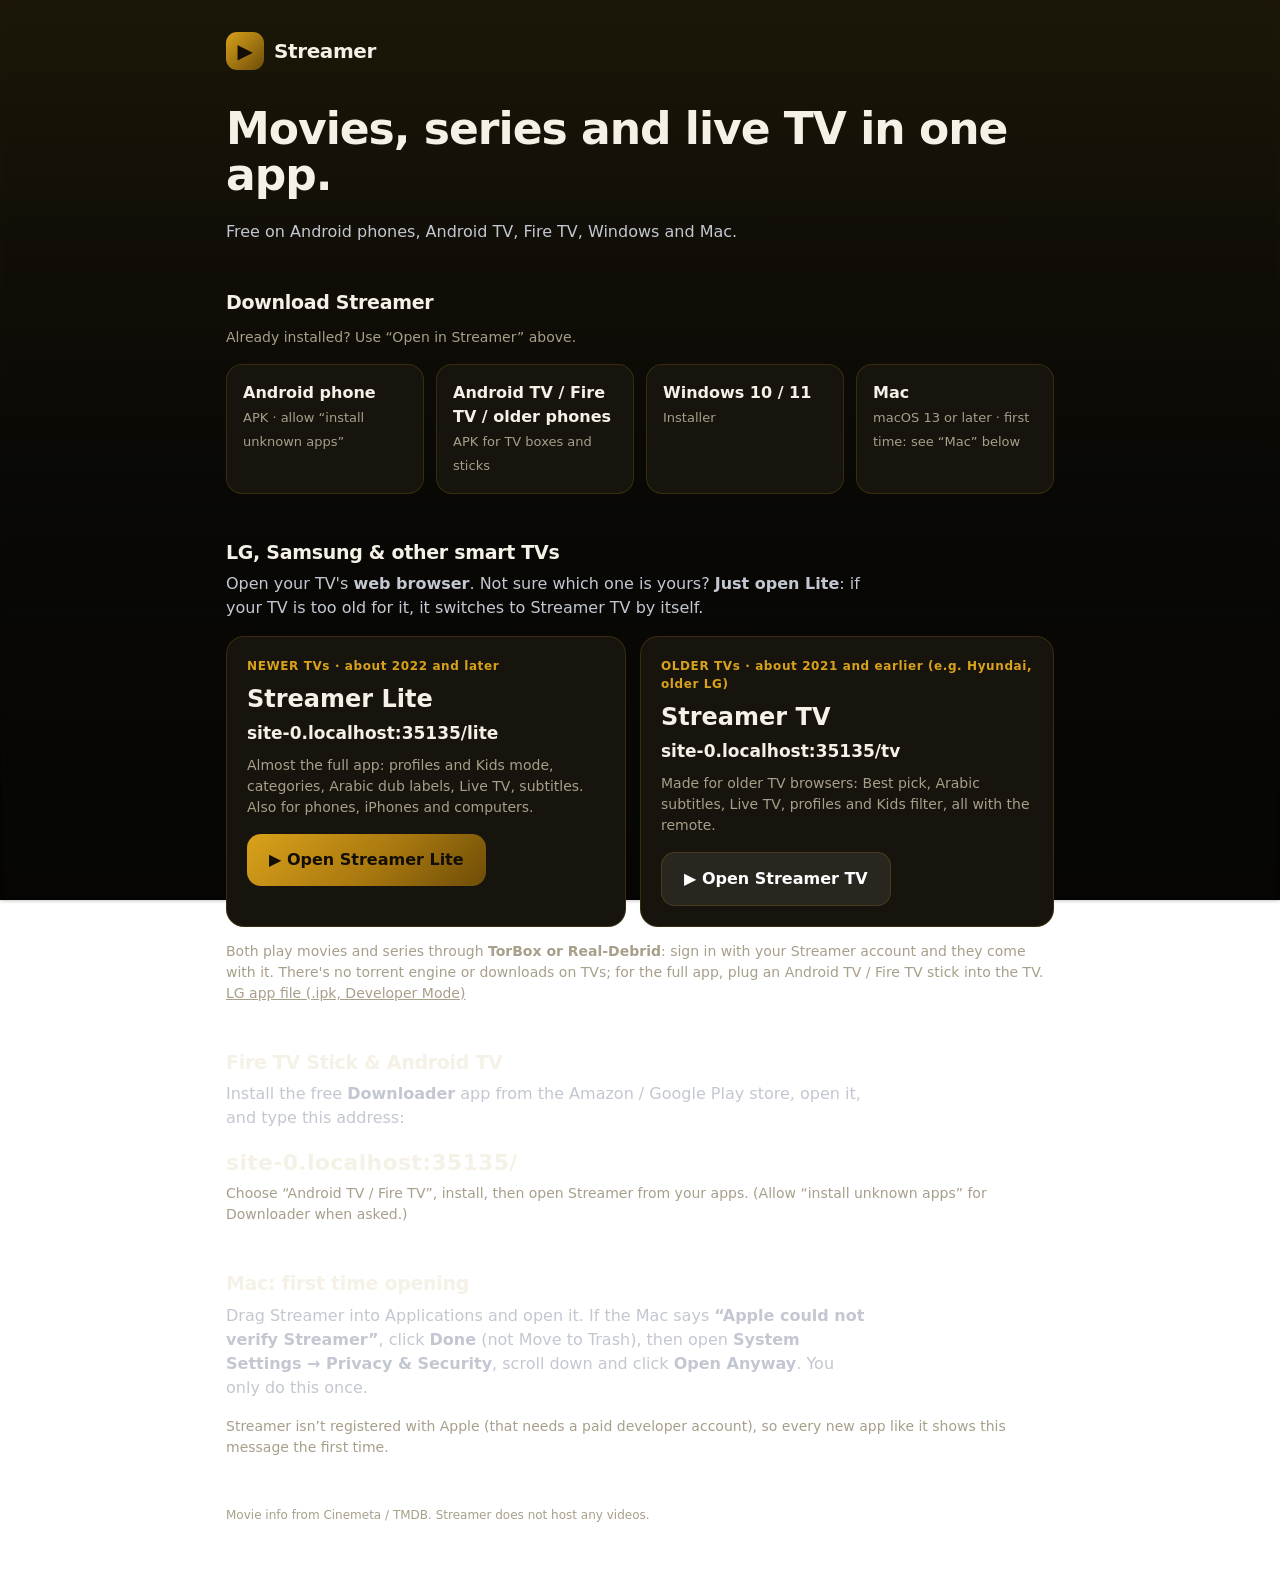
<file: index.html>
<!doctype html>
<html lang="en">
<head>
<meta charset="utf-8">
<meta name="viewport" content="width=device-width, initial-scale=1, viewport-fit=cover">
<title>Streamer</title>
<meta name="description" content="Watch movies and series on Streamer — Android, Android TV, Windows and Mac.">
<meta name="theme-color" content="#0A0906">
<style>
  :root {
    --bg: #0A0906; --surface: #17140D; --surface-hi: #241F13; --border: rgba(217,162,27,.18);
    --text: #F5F1E6; --muted: #A89F8A; --accent: #D9A21B; --accent2: #6E4D08; --on-accent: #120E05; --gold: #F5C518;
  }
  * { box-sizing: border-box; }
  html, body { margin: 0; background: linear-gradient(180deg, #1E1909 0%, #0A0906 55%, #050402 100%) fixed; color: var(--text);
    font: 16px/1.5 system-ui, -apple-system, "Segoe UI", Roboto, sans-serif; }
  .backdrop { position: fixed; inset: 0; background-size: cover; background-position: center top;
    opacity: .35; filter: blur(2px); z-index: 0; }
  .backdrop::after { content: ""; position: absolute; inset: 0;
    background: linear-gradient(180deg, rgba(10,9,6,.3) 0%, var(--bg) 70%); }
  main { position: relative; z-index: 1; max-width: 860px; margin: 0 auto; padding: 32px 16px 48px; }
  .brand { display: flex; align-items: center; gap: 10px; font-weight: 800; font-size: 20px; letter-spacing: -.4px; }
  .logo { width: 38px; height: 38px; border-radius: 11px; display: grid; place-items: center;
    color: var(--on-accent); background: linear-gradient(135deg, var(--accent), var(--accent2)); }
  .title-card { display: flex; gap: 24px; margin-top: 36px; align-items: flex-end; }
  .poster { width: 180px; aspect-ratio: 2/3; border-radius: 16px; object-fit: cover; flex: none;
    background: var(--surface-hi); box-shadow: 0 20px 50px rgba(0,0,0,.5); }
  h1 { font-size: clamp(28px, 6vw, 44px); line-height: 1.05; letter-spacing: -1px; margin: 0 0 10px; }
  .meta { color: #D5D8E0; font-weight: 600; display: flex; gap: 14px; flex-wrap: wrap; }
  .star { color: var(--gold); }
  .desc { color: #C3C7D1; margin-top: 22px; max-width: 640px; }
  .btn { display: inline-flex; align-items: center; justify-content: center; gap: 8px;
    padding: 14px 22px; border-radius: 14px; font-weight: 700; text-decoration: none; color: #fff;
    border: 1px solid var(--border); background: rgba(255,255,255,.08); }
  .btn.primary { border: 0; color: var(--on-accent); background: linear-gradient(135deg, #D9A21B, #A9780F 55%, #6E4D08); }
  .actions { display: flex; gap: 12px; flex-wrap: wrap; margin-top: 26px; }
  h2 { font-size: 19px; margin: 44px 0 6px; letter-spacing: -.3px; }
  .hint { color: var(--muted); font-size: 14px; margin: 0 0 16px; }
  .grid { display: grid; grid-template-columns: repeat(auto-fit, minmax(190px, 1fr)); gap: 12px; }
  .tvchoice { display: grid; grid-template-columns: 1fr 1fr; margin-top: 16px; }
  .tvcard { padding: 20px; border-radius: 18px; background: var(--surface); border: 1px solid var(--border); margin-right: 14px; }
  .tvcard:last-child { margin-right: 0; }
  .tvcard h3 { margin: 6px 0 4px; font-size: 24px; }
  .tvtag { font-size: 12px; font-weight: 800; letter-spacing: .6px; color: var(--accent); }
  .tvurl { font-size: 17px; font-weight: 800; margin: 4px 0 8px; word-break: break-all; }
  @media (max-width: 720px) { .tvchoice { grid-template-columns: 1fr; } .tvcard { margin: 0 0 12px; } }
  .dl { display: block; padding: 16px; border-radius: 16px; background: var(--surface);
    border: 1px solid var(--border); color: var(--text); text-decoration: none; }
  .dl strong { display: block; }
  .dl span { color: var(--muted); font-size: 13px; }
  .dl.mine { border-color: var(--accent); box-shadow: 0 0 0 1px var(--accent) inset; }
  footer { color: var(--muted); font-size: 12px; margin-top: 48px; }
  @media (max-width: 560px) {
    .title-card { flex-direction: column; align-items: flex-start; }
    .poster { width: 140px; }
    .actions .btn { flex: 1 1 100%; }
  }
</style>
</head>
<body>
<div class="backdrop" id="backdrop"></div>
<main>
  <div class="brand"><div class="logo">▶</div>Streamer</div>

  <section id="title" hidden>
    <div class="title-card">
      <img class="poster" id="poster" alt="">
      <div>
        <h1 id="name"></h1>
        <div class="meta" id="meta"></div>
      </div>
    </div>
    <p class="desc" id="desc"></p>
    <div class="actions">
      <a class="btn primary" id="open" href="#">▶ Open in Streamer</a>
      <a class="btn" href="#download">Get the app</a>
    </div>
  </section>

  <section id="intro">
    <h1 style="margin-top:36px">Movies, series and live TV in one app.</h1>
    <p class="desc">Free on Android phones, Android TV, Fire TV, Windows and Mac.</p>
  </section>

  <h2 id="download">Download Streamer</h2>
  <p class="hint" id="version" style="margin-top:-6px"></p>
  <p class="hint">Already installed? Use “Open in Streamer” above.</p>
  <div class="grid" id="downloads"></div>

  <h2 id="tvs">LG, Samsung &amp; other smart TVs</h2>
  <p class="desc" style="margin-top:6px">Open your TV's <strong>web browser</strong>. Not sure which one is yours?
    <strong>Just open Lite</strong>: if your TV is too old for it, it switches to Streamer TV by itself.</p>
  <div class="tvchoice">
    <div class="tvcard">
      <div class="tvtag">NEWER TVs · about 2022 and later</div>
      <h3>Streamer Lite</h3>
      <p class="tvurl" id="liteurl"></p>
      <p class="hint">Almost the full app: profiles and Kids mode, categories, Arabic dub labels, Live TV,
        subtitles. Also for phones, iPhones and computers.</p>
      <a class="btn primary" id="openlite" href="lite/">▶ Open Streamer Lite</a>
    </div>
    <div class="tvcard">
      <div class="tvtag">OLDER TVs · about 2021 and earlier (e.g. Hyundai, older LG)</div>
      <h3>Streamer TV</h3>
      <p class="tvurl" id="tvurl2"></p>
      <p class="hint">Made for older TV browsers: Best pick, Arabic subtitles, Live TV, profiles and Kids
        filter, all with the remote.</p>
      <a class="btn" href="tv/">▶ Open Streamer TV</a>
    </div>
  </div>
  <p class="hint" style="margin-top:14px">Both play movies and series through <strong>TorBox or Real-Debrid</strong>:
    sign in with your Streamer account and they come with it. There's no torrent engine or downloads on TVs;
    for the full app, plug an Android TV / Fire TV stick into the TV.
    <a id="lgfile" href="#" style="color:var(--muted)">LG app file (.ipk, Developer Mode)</a></p>

  <h2>Fire TV Stick &amp; Android TV</h2>
  <p class="desc" style="margin-top:6px">Install the free <strong>Downloader</strong> app from the
    Amazon / Google Play store, open it, and type this address:</p>
  <p style="font-size:22px;font-weight:800;letter-spacing:.3px;margin:8px 0 4px" id="tvurl"></p>
  <p class="hint">Choose “Android TV / Fire TV”, install, then open Streamer from your apps.
    (Allow “install unknown apps” for Downloader when asked.)</p>

  <h2>Mac: first time opening</h2>
  <p class="desc" style="margin-top:6px">Drag Streamer into Applications and open it. If the Mac says
    <strong>“Apple could not verify Streamer”</strong>, click <strong>Done</strong> (not Move to Trash), then open
    <strong>System Settings → Privacy &amp; Security</strong>, scroll down and click
    <strong>Open Anyway</strong>. You only do this once.</p>
  <p class="hint">Streamer isn’t registered with Apple (that needs a paid developer account), so every
    new app like it shows this message the first time.</p>

  <footer>Movie info from Cinemeta / TMDB. Streamer does not host any videos.</footer>
</main>
<script>
  // Where the download files live (GitHub Releases of the app's repository).
  const RELEASES = 'https://github.com/hassanshamso12-sys/streamer-app/releases/latest/download/';
  const FILES = [
    { id: 'android', name: 'Android phone', file: 'Streamer-Android-phone-arm64.apk', note: 'APK · allow “install unknown apps”' },
    { id: 'tv', name: 'Android TV / Fire TV / older phones', file: 'Streamer-Android-TV-box-armv7.apk', note: 'APK for TV boxes and sticks' },
    { id: 'windows', name: 'Windows 10 / 11', file: 'Streamer-Windows-Setup.exe', note: 'Installer' },
    { id: 'mac', name: 'Mac', file: 'Streamer-Mac.dmg', note: 'macOS 13 or later · first time: see “Mac” below' },
  ];

  const home = location.host + location.pathname.replace(/index\.html$/, '');
  document.getElementById('tvurl').textContent = home;
  document.getElementById('liteurl').textContent = home.replace(/\/?$/, '/') + 'lite';
  document.getElementById('tvurl2').textContent = home.replace(/\/?$/, '/') + 'tv';
  document.getElementById('lgfile').href = RELEASES + 'Streamer-LG.ipk';
  const ua = navigator.userAgent;
  const smartTv = /Web0S|webOS|Tizen|SMART-TV|SmartTV/i.test(ua) && !/Android/i.test(ua);
  const platform = /Android/i.test(ua) ? (/TV|AFT|BRAVIA|SMART-TV/i.test(ua) ? 'tv' : 'android')
    : smartTv ? 'smarttv' : /Windows/i.test(ua) ? 'windows' : /Macintosh/i.test(ua) ? 'mac' : '';
  // On an LG / Samsung TV: offer Lite right at the top.
  if (smartTv) {
    const intro = document.getElementById('intro');
    const a = document.createElement('a');
    var cv = /Chrom(e|ium)\/(\d+)/.exec(ua);
    var oldTv = cv && parseInt(cv[2], 10) < 84; // Lite needs Chrome 84+
    a.className = 'btn primary'; a.href = oldTv ? 'tv/' : 'lite/';
    a.textContent = oldTv ? '▶ Open Streamer TV' : '▶ Open Streamer Lite';
    a.style.marginTop = '18px'; a.style.fontSize = '20px';
    intro.appendChild(a);
  }

  // The version that's live: the newest release on GitHub ("v0.1.0-b34").
  fetch('https://api.github.com/repos/hassanshamso12-sys/streamer-app/releases/latest')
    .then(r => r.json())
    .then(r => {
      const b = /-b(\d+)$/.exec(r.tag_name || '');
      if (!b) return;
      const d = new Date(r.published_at);
      document.getElementById('version').textContent = 'Latest version: build ' + b[1] +
        ' · ' + d.toLocaleDateString(undefined, { day: 'numeric', month: 'short', year: 'numeric' });
    })
    .catch(() => {});

  const list = document.getElementById('downloads');
  for (const f of FILES.sort((a, b) => (b.id === platform) - (a.id === platform))) {
    const a = document.createElement('a');
    a.className = 'dl' + (f.id === platform ? ' mine' : '');
    a.href = RELEASES + f.file;
    a.innerHTML = '<strong></strong><span></span>';
    a.querySelector('strong').textContent = (f.id === platform ? '★ ' : '') + f.name;
    a.querySelector('span').textContent = f.note;
    list.appendChild(a);
  }

  const q = new URLSearchParams(location.search);
  const type = q.get('t'), id = q.get('id');
  if (type && id && /^tt\d+(:\d+:\d+)?$/.test(id) && /^(movie|series)$/.test(type)) {
    const appLink = `streamer://title/${type}/${encodeURIComponent(id)}`;
    const open = document.getElementById('open');
    open.href = platform === 'android' || platform === 'tv'
      // Android: open the app if installed, otherwise jump to the downloads.
      ? `intent://title/${type}/${encodeURIComponent(id)}#Intent;scheme=streamer;package=com.hassan.streamer;` +
        `S.browser_fallback_url=${encodeURIComponent(location.href.split('#')[0] + '#download')};end`
      : appLink;

    fetch(`https://v3-cinemeta.strem.io/meta/${type}/${encodeURIComponent(id.split(':')[0])}.json`)
      .then(r => r.json())
      .then(({ meta }) => {
        if (!meta) return;
        document.title = `${meta.name} — Streamer`;
        document.getElementById('name').textContent = meta.name;
        const m = document.getElementById('meta');
        const add = (text, star) => {
          const span = document.createElement('span');
          if (star) { const st = document.createElement('span'); st.className = 'star'; st.textContent = '★ '; span.appendChild(st); }
          span.appendChild(document.createTextNode(text));
          m.appendChild(span);
        };
        if (meta.imdbRating) add(Number(meta.imdbRating).toFixed(1), true);
        if (meta.releaseInfo || meta.year) add(String(meta.releaseInfo || meta.year));
        if (meta.runtime) add(String(meta.runtime));
        if (meta.genres) add(meta.genres.slice(0, 3).join(' · '));
        document.getElementById('desc').textContent = meta.description || '';
        if (meta.poster) document.getElementById('poster').src = meta.poster;
        if (meta.background) document.getElementById('backdrop').style.backgroundImage = `url("${meta.background}")`;
        document.getElementById('title').hidden = false;
        document.getElementById('intro').hidden = true;
      })
      .catch(() => {});
  }
</script>
</body>
</html>
</file>
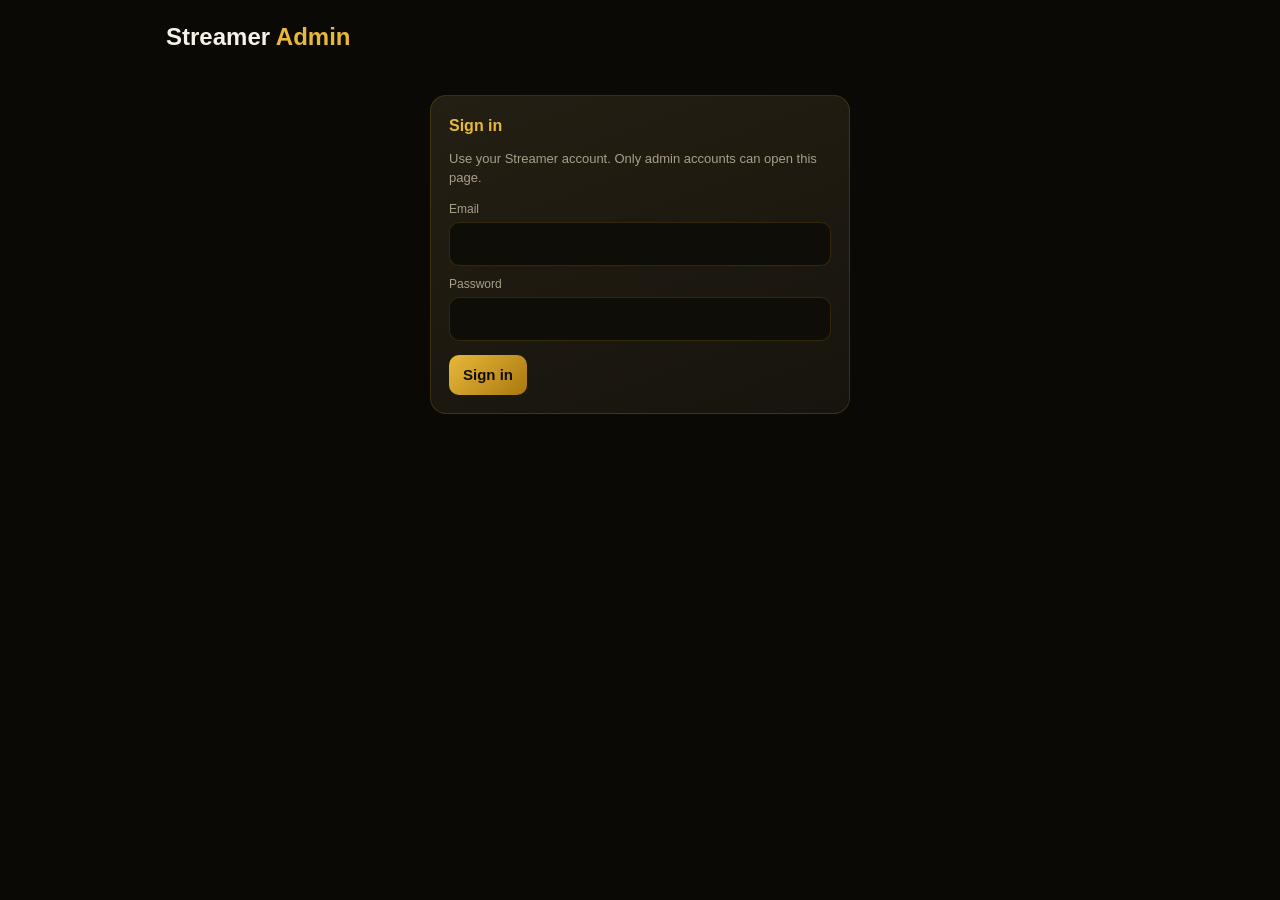
<file: admin/index.html>
<!doctype html>
<html lang="en">
<head>
<meta charset="utf-8">
<meta name="viewport" content="width=device-width, initial-scale=1">
<meta name="robots" content="noindex">
<title>Streamer Admin</title>
<style>
  :root {
    --bg: #0a0906; --surface: #17140d; --surface-hi: #241f13; --border: rgba(217,162,27,.18);
    --gold: #d9a21b; --gold2: #e8b83a; --on-gold: #120e05; --text: #f5f1e6; --muted: #a89f8a;
    --green: #34d399; --red: #f87171; --orange: #fb923c; --blue: #60a5fa;
  }
  * { box-sizing: border-box; }
  body { margin: 0; background: var(--bg); color: var(--text);
    font: 15px/1.45 -apple-system, BlinkMacSystemFont, "Segoe UI", Roboto, sans-serif; }
  .wrap { max-width: 980px; margin: 0 auto; padding: 20px 16px 60px; }
  header { display: flex; align-items: center; justify-content: space-between; gap: 12px; margin-bottom: 18px; }
  h1 { font-size: 24px; margin: 0; }
  h1 span { color: var(--gold2); }
  h2 { font-size: 16px; margin: 0 0 12px; color: var(--gold2); }
  .card { background: linear-gradient(160deg, var(--surface-hi), var(--surface)); border: 1px solid var(--border);
    border-radius: 16px; padding: 18px; margin-bottom: 16px; }
  input, select, textarea { width: 100%; background: #0f0d08; color: var(--text); border: 1px solid var(--border);
    border-radius: 10px; padding: 10px 12px; font: inherit; }
  textarea { min-height: 60px; resize: vertical; }
  label { display: block; font-size: 12px; color: var(--muted); margin: 10px 0 4px; }
  button { font: inherit; font-weight: 700; border: 0; border-radius: 10px; padding: 9px 14px; cursor: pointer;
    background: rgba(255,255,255,.09); color: var(--text); }
  button:hover { background: rgba(255,255,255,.16); }
  button.gold { background: linear-gradient(135deg, #e8b83a, #a9780f); color: var(--on-gold); }
  button.red { background: rgba(248,113,113,.15); color: var(--red); }
  button.small { padding: 6px 10px; font-size: 13px; }
  button:disabled { opacity: .5; cursor: default; }
  .row { display: flex; flex-wrap: wrap; gap: 8px; align-items: center; }
  .grid2 { display: grid; grid-template-columns: 1fr 1fr; gap: 0 14px; }
  @media (max-width: 640px) { .grid2 { grid-template-columns: 1fr; } }
  .muted { color: var(--muted); }
  .small { font-size: 13px; }
  .stats { display: grid; grid-template-columns: repeat(6, 1fr); gap: 10px; margin-bottom: 16px; }
  @media (max-width: 640px) { .stats { grid-template-columns: repeat(3, 1fr); } }
  .stat.online b { color: var(--green); }
  .stat.soon b { color: var(--orange); }
  .member .info .soon { color: var(--orange); font-weight: 700; }
  .member .info .late { color: var(--red); font-weight: 700; }
  .dot { display: inline-block; width: 10px; height: 10px; border-radius: 50%; background: #5a5446; margin-right: 8px; vertical-align: middle; flex: none; }
  .dot.on { background: var(--green); animation: pulse 2s infinite; }
  @keyframes pulse { 0% { box-shadow: 0 0 0 0 rgba(52,211,153,.6); } 70% { box-shadow: 0 0 0 7px rgba(52,211,153,0); } 100% { box-shadow: 0 0 0 0 rgba(52,211,153,0); } }
  .member .live { margin: 6px 0 0 18px; font-size: 14px; display: flex; align-items: center; flex-wrap: wrap; gap: 2px 0; }
  .member .live.on { color: var(--green); }
  .member .live .muted { margin-left: 6px; }
  .member .live + .live { margin-top: 2px; }
  .stat { background: var(--surface); border: 1px solid var(--border); border-radius: 14px; padding: 12px 14px; cursor: pointer; }
  .stat.on { border-color: var(--gold); }
  .stat b { display: block; font-size: 24px; }
  .tools { display: flex; gap: 10px; margin-bottom: 12px; }
  .member { background: var(--surface); border: 1px solid var(--border); border-radius: 14px; padding: 14px 16px; margin-bottom: 10px; }
  .member .top { display: flex; justify-content: space-between; gap: 10px; flex-wrap: wrap; }
  .member .email { font-weight: 800; font-size: 16px; word-break: break-all; }
  .member .info { margin: 6px 0 10px; display: flex; flex-wrap: wrap; gap: 4px 16px; font-size: 13px; color: var(--muted); }
  .member .info a { color: var(--gold2); text-decoration: none; }
  .badge { display: inline-block; padding: 3px 10px; border-radius: 999px; font-size: 12px; font-weight: 800; white-space: nowrap; }
  .b-active { background: rgba(52,211,153,.15); color: var(--green); }
  .b-trial { background: rgba(96,165,250,.15); color: var(--blue); }
  .b-waiting { background: rgba(251,146,60,.15); color: var(--orange); }
  .b-off, .b-ended { background: rgba(248,113,113,.15); color: var(--red); }
  .b-admin { background: rgba(217,162,27,.18); color: var(--gold2); margin-left: 6px; }
  .msg { padding: 10px 14px; border-radius: 10px; margin: 10px 0; font-size: 14px; }
  .msg.err { background: rgba(248,113,113,.12); color: var(--red); }
  .msg.ok { background: rgba(52,211,153,.12); color: var(--green); }
  .hidden { display: none !important; }
  dialog { background: var(--surface); color: var(--text); border: 1px solid var(--border); border-radius: 16px;
    padding: 20px; width: min(520px, calc(100vw - 32px)); }
  dialog::backdrop { background: rgba(0,0,0,.7); }
  .toast { position: fixed; left: 50%; bottom: 24px; transform: translateX(-50%); background: var(--surface-hi);
    border: 1px solid var(--gold); padding: 10px 18px; border-radius: 12px; z-index: 10; }
  code { background: #0f0d08; padding: 1px 6px; border-radius: 6px; }
</style>
</head>
<body>
<div class="wrap">
  <header>
    <h1>Streamer <span>Admin</span></h1>
    <div class="row">
      <span id="who" class="muted small"></span>
      <button id="out" class="small hidden">Sign out</button>
    </div>
  </header>

  <!-- Sign in -->
  <div id="login" class="card hidden" style="max-width:420px;margin:40px auto">
    <h2>Sign in</h2>
    <p class="muted small">Use your Streamer account. Only admin accounts can open this page.</p>
    <label>Email</label><input id="email" type="email" autocomplete="username">
    <label>Password</label><input id="pw" type="password" autocomplete="current-password">
    <div id="loginMsg"></div>
    <div style="margin-top:14px"><button class="gold" id="go">Sign in</button></div>
  </div>

  <div id="app" class="hidden">
    <div id="setupMsg"></div>

    <!-- Contact info -->
    <div class="card">
      <h2>Your contact info</h2>
      <p class="muted small" style="margin-top:-6px">Shown in the app to people who aren't active yet, or whose subscription ended.</p>
      <div class="grid2">
        <div><label>WhatsApp number</label><input id="cWa" placeholder="+961 70 123 456"></div>
        <div><label>Phone number(s)</label><input id="cPhone" placeholder="+961 70 123 456 / +961 3 123 456"></div>
      </div>
      <label>Message</label><input id="cMsg" placeholder="Contact Hassan to activate your account.">
      <div style="margin-top:12px"><button class="gold" id="cSave">Save contact info</button></div>
      <label style="margin-top:18px">Renewal reminder (sent from your WhatsApp with “Send reminder”)</label>
      <textarea id="rMsg"></textarea>
      <p class="muted small" style="margin:6px 0 0">{name} = their name, {plan} = trial or subscription, {when} = “ends on 10 Nov” or “ended on 5 Nov”. Saved on this computer.</p>
    </div>

    <div id="presenceMsg"></div>
    <div class="stats" id="stats"></div>
    <div class="tools">
      <input id="q" placeholder="Search email, name or phone">
      <button id="reload" title="Reload">↻</button>
    </div>
    <div id="list"></div>
  </div>
</div>

<!-- Edit -->
<dialog id="edit">
  <h2 id="eTitle">Edit</h2>
  <div class="grid2">
    <div><label>Name</label><input id="eName"></div>
    <div><label>Phone / WhatsApp</label><input id="ePhone"></div>
    <div><label>Status</label>
      <select id="eStatus">
        <option value="waiting">Waiting (not activated)</option>
        <option value="trial">Trial</option>
        <option value="active">Active (paying)</option>
        <option value="off">Off</option>
      </select></div>
    <div><label>Active until (empty = no end)</label><input id="eUntil" type="date"></div>
  </div>
  <div id="eScreensBox"><label>Screens playing at the same time (empty = no limit)</label>
    <input id="eScreens" type="number" min="1" max="20" placeholder="No limit"></div>
  <label>TorBox key for this person (used automatically in their app)</label>
  <input id="eKey" placeholder="Leave empty if they add their own" autocomplete="off">
  <label>Who owns that TorBox account</label>
  <select id="eBy">
    <option value="">Not set</option>
    <option value="me">Me (a trial key, or one I bought for them)</option>
    <option value="them">Them (their own key)</option>
  </select>
  <label>Note (only you see it)</label><textarea id="eNote" placeholder="e.g. paid $5 on 7 Nov"></textarea>
  <div class="row" style="margin-top:16px;justify-content:flex-end">
    <button id="eCancel">Cancel</button>
    <button class="gold" id="eSave">Save</button>
  </div>
</dialog>

<!-- Delete -->
<dialog id="del">
  <h2>Delete this account?</h2>
  <p>This permanently deletes <b id="dEmail"></b> and everything in it: profiles, lists, progress and keys. It can't be undone.</p>
  <label>Type the email to confirm</label><input id="dType" autocomplete="off">
  <div class="row" style="margin-top:16px;justify-content:flex-end">
    <button id="dCancel">Cancel</button>
    <button class="red" id="dGo" disabled>Delete for good</button>
  </div>
</dialog>

<script>
(function () {
  'use strict';
  const SUPABASE = 'https://hdndmqmnflhejregkzow.supabase.co';
  const KEY = 'sb_publishable_7zY5ndyGWxX4NHh5RHcAmA_2HRUnGFZ';
  const $ = (id) => document.getElementById(id);
  let auth = null, members = [], filter = 'all', editing = null, deleting = null;
  let presence = {}, presenceReady = false; // user id -> devices

  // ---------- Session ----------
  try { auth = JSON.parse(localStorage.getItem('streamer_admin') || 'null'); } catch (e) { auth = null; }
  function save(s) {
    auth = { token: s.access_token, refresh: s.refresh_token, email: s.user && s.user.email,
      exp: Date.now() + (s.expires_in || 3600) * 1000 };
    try { localStorage.setItem('streamer_admin', JSON.stringify(auth)); } catch (e) {}
  }
  function signOut() {
    auth = null;
    try { localStorage.removeItem('streamer_admin'); } catch (e) {}
    show();
  }
  async function call(path, opts) {
    opts = opts || {};
    if (auth && Date.now() > auth.exp - 60000) {
      const r = await fetch(SUPABASE + '/auth/v1/token?grant_type=refresh_token', {
        method: 'POST', headers: { apikey: KEY, 'Content-Type': 'application/json' },
        body: JSON.stringify({ refresh_token: auth.refresh }) });
      if (!r.ok) { signOut(); throw new Error('Signed out. Sign in again.'); }
      save(await r.json());
    }
    const headers = { apikey: KEY, 'Content-Type': 'application/json' };
    if (auth) headers.Authorization = 'Bearer ' + auth.token;
    if (opts.prefer) headers.Prefer = opts.prefer;
    const r = await fetch(SUPABASE + path, { method: opts.method || 'GET', headers,
      body: opts.body ? JSON.stringify(opts.body) : undefined });
    const text = await r.text();
    let j = null; try { j = text ? JSON.parse(text) : null; } catch (e) {}
    if (!r.ok) {
      const m = (j && (j.message || j.error_description || j.msg)) || ('Error ' + r.status);
      const err = new Error(m); err.code = j && j.code; throw err;
    }
    return j;
  }

  // ---------- Screens ----------
  function show() {
    $('login').classList.toggle('hidden', !!auth);
    $('app').classList.toggle('hidden', !auth);
    $('out').classList.toggle('hidden', !auth);
    $('who').textContent = auth ? auth.email : '';
    if (auth) load();
  }
  $('go').onclick = async () => {
    $('loginMsg').innerHTML = '';
    try {
      const r = await fetch(SUPABASE + '/auth/v1/token?grant_type=password', {
        method: 'POST', headers: { apikey: KEY, 'Content-Type': 'application/json' },
        body: JSON.stringify({ email: $('email').value.trim(), password: $('pw').value }) });
      const j = await r.json();
      if (!r.ok) throw new Error(j.error_description || j.msg || 'Wrong email or password');
      save(j);
      $('pw').value = '';
      show();
    } catch (e) { $('loginMsg').innerHTML = '<div class="msg err">' + esc(e.message) + '</div>'; }
  };
  $('pw').onkeydown = (e) => { if (e.key === 'Enter') $('go').click(); };
  $('out').onclick = signOut;
  $('reload').onclick = () => load();
  $('q').oninput = draw;

  async function load() {
    $('setupMsg').innerHTML = '';
    try {
      const c = await call('/rest/v1/app_contact?id=eq.1&select=whatsapp,phone,message');
      if (c && c[0]) { $('cWa').value = c[0].whatsapp || ''; $('cPhone').value = c[0].phone || ''; $('cMsg').value = c[0].message || ''; }
      members = await call('/rest/v1/rpc/admin_members', { method: 'POST', body: {} }) || [];
      await loadPresence();
      draw();
    } catch (e) {
      const notSetUp = e.code === 'PGRST202' || e.code === '42P01' || /does not exist|Could not find/i.test(e.message);
      $('setupMsg').innerHTML = '<div class="msg err">' + (notSetUp
        ? 'Memberships aren\'t set up yet. Run <code>supabase/members.sql</code> in Supabase → SQL Editor first.'
        : /Admins only/.test(e.message)
          ? 'This account isn\'t an admin. Sign in with the admin account (set in members.sql).'
          : esc(e.message)) + '</div>';
      $('list').innerHTML = ''; $('stats').innerHTML = '';
    }
  }

  // ---------- Who's online (supabase/presence.sql) ----------
  async function loadPresence() {
    try {
      const rows = await call('/rest/v1/rpc/admin_presence', { method: 'POST', body: {} }) || [];
      presence = {};
      rows.forEach((p) => { (presence[p.user_id] = presence[p.user_id] || []).push(p); });
      presenceReady = true;
      $('presenceMsg').innerHTML = '';
    } catch (e) {
      presenceReady = false;
      if (e.code === 'PGRST202' || /Could not find/i.test(e.message))
        $('presenceMsg').innerHTML = '<div class="msg err">To see who\'s online, run <code>supabase/presence.sql</code> in Supabase → SQL Editor.</div>';
    }
  }
  function onlineOf(m) { return (presence[m.user_id] || []).filter((p) => p.online); }
  // Every 30 seconds while this page is open and in front.
  setInterval(async () => {
    if (!auth || document.hidden || !members.length) return;
    await loadPresence();
    draw();
  }, 30000);
  function ago(iso) {
    const s = Math.max(0, (Date.now() - new Date(iso)) / 1000);
    if (s < 90) return 'just now';
    if (s < 3600) return Math.round(s / 60) + ' min ago';
    if (s < 86400) return Math.round(s / 3600) + ' h ago';
    const d = Math.round(s / 86400);
    return d === 1 ? 'yesterday' : d + ' days ago';
  }
  function since(iso) {
    const min = Math.round((Date.now() - new Date(iso)) / 60000);
    return min < 1 ? 'just started' : min < 60 ? min + ' min' : Math.floor(min / 60) + ' h ' + (min % 60) + ' min';
  }

  $('cSave').onclick = async () => {
    try {
      await call('/rest/v1/app_contact?id=eq.1', { method: 'PATCH', prefer: 'return=minimal',
        body: { whatsapp: $('cWa').value.trim() || null, phone: $('cPhone').value.trim() || null,
          message: $('cMsg').value.trim() || null } });
      toast('Contact info saved');
    } catch (e) { toast(e.message); }
  };

  // ---------- Renewal reminders ----------
  const DEFAULT_REMINDER = 'Hi {name}, your Streamer {plan} {when}. Message me to renew and keep watching.';
  const ls = (k, v) => { try { if (v === undefined) return JSON.parse(localStorage.getItem(k) || 'null'); localStorage.setItem(k, JSON.stringify(v)); } catch (e) { return null; } };
  $('rMsg').value = ls('streamer_admin_reminder') || DEFAULT_REMINDER;
  $('rMsg').oninput = () => ls('streamer_admin_reminder', $('rMsg').value.trim() || DEFAULT_REMINDER);
  let reminded = ls('streamer_admin_reminded') || {}; // user id -> when sent
  const DAY = 86400000;
  // 'soon': ends within 3 days. 'late': ended in the last 7 days.
  function ending(m) {
    if (m.is_admin || !m.active_until || (m.status !== 'trial' && m.status !== 'active')) return null;
    const left = new Date(m.active_until) - Date.now();
    if (left > 0 && left <= 3 * DAY) return 'soon';
    if (left <= 0 && left > -7 * DAY) return 'late';
    return null;
  }
  function endsText(m) {
    // Calendar days, like the apps: ends 10 Nov, today 8 Nov = 2 days.
    const day = (d) => { d = new Date(d); return new Date(d.getFullYear(), d.getMonth(), d.getDate()); };
    const d = Math.round((day(m.active_until) - day(Date.now())) / DAY);
    if (new Date(m.active_until) > new Date()) return d <= 0 ? 'Ends today' : d === 1 ? 'Ends tomorrow' : 'Ends in ' + d + ' days';
    return d === 0 ? 'Ended today' : d === -1 ? 'Ended yesterday' : 'Ended ' + -d + ' days ago';
  }
  function remind(m) {
    const wa = (m.phone || '').replace(/[^0-9]/g, '');
    const ended = new Date(m.active_until) < new Date();
    const date = new Date(m.active_until).toLocaleDateString(undefined, { day: 'numeric', month: 'short' });
    const text = ($('rMsg').value.trim() || DEFAULT_REMINDER)
      .replace(/\{name\}/g, (m.name || '').split(' ')[0])
      .replace(/\{plan\}/g, m.status === 'trial' ? 'trial' : 'subscription')
      .replace(/\{when\}/g, (ended ? 'ended on ' : 'ends on ') + date)
      .replace(/Hi ,/, 'Hi,');
    window.open('https://wa.me/' + wa + '?text=' + encodeURIComponent(text), '_blank');
    reminded[m.user_id] = new Date().toISOString();
    ls('streamer_admin_reminded', reminded);
    draw();
  }

  // ---------- Members ----------
  function state(m) {
    if (m.status === 'waiting' || m.status === 'off') return m.status;
    if (m.active_until && new Date(m.active_until) < new Date()) return 'ended';
    return m.status;
  }
  const LABEL = { active: 'Active', trial: 'Trial', waiting: 'Waiting', off: 'Off', ended: 'Ended' };
  function draw() {
    const counts = { all: members.length, waiting: 0, active: 0, trial: 0, ended: 0, online: 0, soon: 0 };
    let streaming = 0;
    members.forEach((m) => {
      const s = state(m); counts[s === 'off' ? 'ended' : s]++;
      const on = onlineOf(m);
      if (on.length) counts.online++;
      if (ending(m)) counts.soon++;
      if (on.some((p) => p.watching)) streaming++;
    });
    const tiles = [['all', 'Everyone'], ['online', 'Online now'], ['soon', 'Ending soon'], ['waiting', 'Waiting'], ['trial', 'Trial'], ['active', 'Active'], ['ended', 'Ended / off']];
    $('stats').innerHTML = '';
    tiles.slice(1).forEach(([k, label]) => {
      if (k === 'online' && !presenceReady) return;
      const t = document.createElement('div');
      t.className = 'stat' + (filter === k ? ' on' : '') + (k === 'online' ? ' online' : '') + (k === 'soon' && counts.soon ? ' soon' : '');
      t.innerHTML = '<span class="muted small">' + label + '</span><b>' + counts[k] + '</b>' +
        (k === 'online' ? '<span class="muted small">' + streaming + ' streaming</span>' : '');
      t.onclick = () => { filter = filter === k ? 'all' : k; draw(); };
      $('stats').appendChild(t);
    });
    const q = $('q').value.trim().toLowerCase();
    const list = members.filter((m) => {
      const s = state(m) === 'off' ? 'ended' : state(m);
      if (filter === 'online') { if (!onlineOf(m).length) return false; }
      else if (filter === 'soon') { if (!ending(m)) return false; }
      else if (filter !== 'all' && s !== filter) return false;
      return !q || [m.email, m.name, m.phone].some((v) => (v || '').toLowerCase().includes(q));
    });
    $('list').innerHTML = list.length ? '' : '<p class="muted">Nobody here.</p>';
    // Online people first, streaming at the very top.
    const rank = (m) => { const on = onlineOf(m); return on.some((p) => p.watching) ? 0 : on.length ? 1 : 2; };
    if (filter === 'soon') list.sort((a, b) => new Date(a.active_until) - new Date(b.active_until));
    else list.sort((a, b) => rank(a) - rank(b));
    list.forEach((m) => $('list').appendChild(row(m)));
  }
  function row(m) {
    const s = state(m);
    const d = document.createElement('div');
    d.className = 'member';
    const wa = (m.phone || '').replace(/[^0-9]/g, '');
    const until = m.active_until ? fmt(m.active_until) : 'no end date';
    const info = [];
    if (m.name) info.push(esc(m.name));
    if (m.phone) info.push('📞 ' + esc(m.phone) + (wa.length > 6 ? ' · <a target="_blank" href="https://wa.me/' + wa + '">WhatsApp</a>' : ''));
    const end = ending(m);
    if (end) info.push('<span class="' + end + '">' + endsText(m) + ' (' + until + ')</span>');
    else info.push((s === 'waiting' ? 'Signed up ' + fmt(m.created_at) : (s === 'ended' ? 'Ended ' : 'Until ') + until));
    if (end && reminded[m.user_id]) info.push('Reminder sent ' + ago(reminded[m.user_id]));
    const devices = presence[m.user_id] || [];
    const on = devices.filter((p) => p.online);
    if (!on.length) {
      const last = devices.length ? devices[0].last_ping : m.last_seen;
      info.push((presenceReady ? 'Last online: ' : 'Last used: ') + (last ? ago(last) : 'never'));
    }
    if ('max_screens' in m && !m.is_admin) info.push('Screens: ' + (m.max_screens == null ? 'no limit' : m.max_screens));
    info.push('TorBox: ' + (m.torbox_key ? (m.torbox_by === 'them' ? 'their key' : 'key from you') + ' ••••' + esc(m.torbox_key.slice(-4))
      : m.torbox_by === 'them' ? 'their own' : 'none'));
    if (m.note) info.push('📝 ' + esc(m.note));
    const live = on.map((p) => '<div class="live on">' + (p.watching ? '▶&nbsp;' : '') +
      (p.watching ? 'Watching <b>&nbsp;' + esc(p.watching) + '&nbsp;</b>' + (p.watching_since ? '<span class="muted">for ' + since(p.watching_since) + '</span>' : '') : 'Online') +
      '<span class="muted">· ' + esc(p.device || 'App') + (p.profile ? ' · profile ' + esc(p.profile) : '') + '</span></div>').join('');
    d.innerHTML = '<div class="top"><div class="email">' + (presenceReady ? '<span class="dot' + (on.length ? ' on' : '') + '" title="' + (on.length ? 'Online' : 'Offline') + '"></span>' : '') + esc(m.email || '(no email)') +
      (m.is_admin ? '<span class="badge b-admin">Admin</span>' : '') + '</div>' +
      '<span class="badge b-' + s + '">' + LABEL[s] + '</span></div>' +
      live + '<div class="info">' + info.map((x) => '<span>' + x + '</span>').join('') + '</div>';
    const actions = document.createElement('div');
    actions.className = 'row';
    const btn = (label, cls, fn) => { const b = document.createElement('button'); b.className = 'small ' + cls; b.textContent = label; b.onclick = fn; actions.appendChild(b); };
    if (end && wa.length > 6) btn(reminded[m.user_id] ? 'Remind again' : 'Send reminder', 'gold', () => remind(m));
    if (s !== 'active' || m.active_until) btn('Activate (no end)', 'gold', () => patch(m, { status: 'active', active_until: null }, 'Activated'));
    if (s === 'waiting') btn('Trial 7 days', '', () => patch(m, { status: 'trial', active_until: days(7) }, 'Trial for 7 days'));
    if (!m.is_admin) btn('+1 month', '', () => patch(m, { status: 'active', active_until: plusMonth(m) }, 'Active until ' + fmt(plusMonth(m))));
    if (s !== 'off' && !m.is_admin) btn('Turn off', 'red', () => patch(m, { status: 'off' }, 'Turned off'));
    btn('Edit', '', () => openEdit(m));
    if (!m.is_admin) btn('Delete', 'red', () => openDelete(m));
    d.appendChild(actions);
    return d;
  }
  async function patch(m, body, done) {
    try {
      body.updated_at = new Date().toISOString();
      await call('/rest/v1/members?user_id=eq.' + m.user_id, { method: 'PATCH', prefer: 'return=minimal', body });
      Object.assign(m, body);
      draw();
      toast(done + ': ' + m.email);
    } catch (e) { toast(e.message); }
  }
  function days(n) { const d = new Date(); d.setDate(d.getDate() + n); d.setHours(23, 59, 0, 0); return d.toISOString(); }
  function plusMonth(m) {
    const now = new Date();
    const from = m.active_until && new Date(m.active_until) > now ? new Date(m.active_until) : now;
    from.setMonth(from.getMonth() + 1); from.setHours(23, 59, 0, 0);
    return from.toISOString();
  }

  // ---------- Edit ----------
  function openEdit(m) {
    editing = m;
    $('eTitle').textContent = m.email;
    $('eName').value = m.name || ''; $('ePhone').value = m.phone || '';
    $('eStatus').value = m.status; $('eKey').value = m.torbox_key || ''; $('eBy').value = m.torbox_by || '';
    $('eNote').value = m.note || '';
    // Only once supabase/screens.sql was run.
    $('eScreensBox').classList.toggle('hidden', !('max_screens' in m) || !!m.is_admin);
    $('eScreens').value = m.max_screens == null ? '' : m.max_screens;
    $('eUntil').value = m.active_until ? localDate(new Date(m.active_until)) : '';
    $('edit').showModal();
  }
  $('eCancel').onclick = () => $('edit').close();
  $('eSave').onclick = async () => {
    const u = $('eUntil').value;
    const key = $('eKey').value.trim();
    const extra = {};
    if ('max_screens' in editing && !editing.is_admin) {
      const n = parseInt($('eScreens').value, 10);
      extra.max_screens = n >= 1 ? Math.min(n, 20) : null;
    }
    await patch(editing, {
      ...extra,
      name: $('eName').value.trim() || null, phone: $('ePhone').value.trim() || null,
      status: $('eStatus').value, active_until: u ? new Date(u + 'T23:59:00').toISOString() : null,
      torbox_key: key || null, torbox_by: $('eBy').value || (key ? 'me' : null),
      note: $('eNote').value.trim() || null
    }, 'Saved');
    $('edit').close();
  };

  // ---------- Delete ----------
  function openDelete(m) {
    deleting = m;
    $('dEmail').textContent = m.email; $('dType').value = ''; $('dGo').disabled = true;
    $('del').showModal();
  }
  $('dType').oninput = () => { $('dGo').disabled = $('dType').value.trim().toLowerCase() !== (deleting.email || '').toLowerCase(); };
  $('dCancel').onclick = () => $('del').close();
  $('dGo').onclick = async () => {
    try {
      await call('/rest/v1/rpc/admin_delete_user', { method: 'POST', body: { target: deleting.user_id } });
      members = members.filter((x) => x !== deleting);
      $('del').close(); draw();
      toast('Deleted ' + deleting.email);
    } catch (e) { toast(e.message); }
  };

  // ---------- Small helpers ----------
  function fmt(iso) { return new Date(iso).toLocaleDateString(undefined, { day: 'numeric', month: 'short', year: 'numeric' }); }
  function localDate(d) { return d.getFullYear() + '-' + String(d.getMonth() + 1).padStart(2, '0') + '-' + String(d.getDate()).padStart(2, '0'); }
  function esc(s) { return String(s == null ? '' : s).replace(/[&<>"']/g, (c) => ({ '&': '&amp;', '<': '&lt;', '>': '&gt;', '"': '&quot;', "'": '&#39;' }[c])); }
  let toastTimer = 0;
  function toast(t) {
    let el = document.querySelector('.toast');
    if (!el) { el = document.createElement('div'); el.className = 'toast'; document.body.appendChild(el); }
    el.textContent = t;
    clearTimeout(toastTimer);
    toastTimer = setTimeout(() => el.remove(), 3000);
  }

  show();
})();
</script>
</body>
</html>
</file>
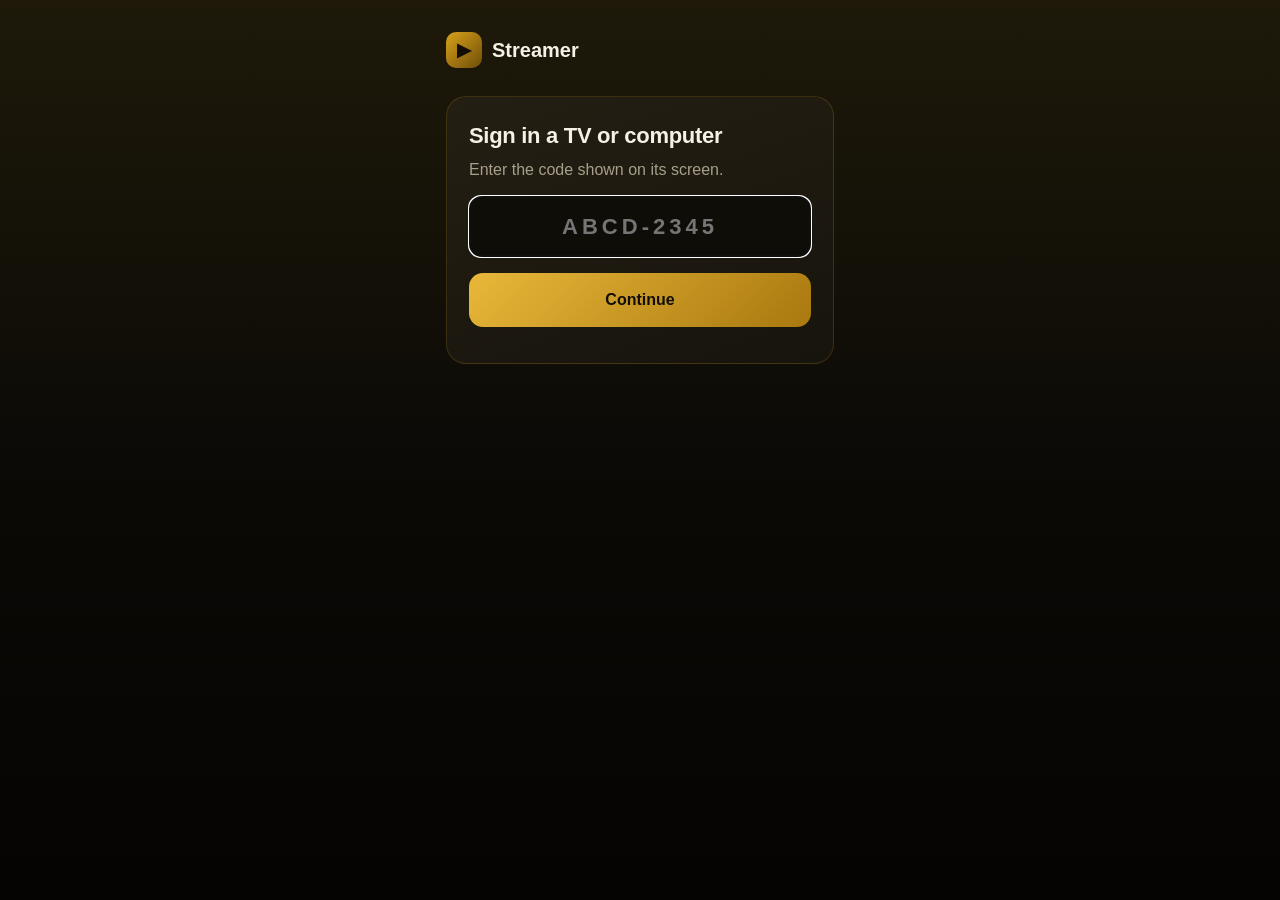
<file: link/index.html>
<!doctype html>
<html lang="en">
<head>
<meta charset="utf-8">
<meta name="viewport" content="width=device-width, initial-scale=1, viewport-fit=cover">
<meta name="robots" content="noindex">
<meta name="theme-color" content="#0A0906">
<title>Sign in with a code · Streamer</title>
<style>
  :root {
    --bg: #0a0906; --surface: #17140d; --surface-hi: #241f13; --border: rgba(217,162,27,.18);
    --gold: #d9a21b; --gold2: #e8b83a; --on-gold: #120e05; --text: #f5f1e6; --muted: #a89f8a;
    --green: #34d399; --red: #f87171;
  }
  * { box-sizing: border-box; }
  html, body { margin: 0; min-height: 100%; background: linear-gradient(180deg, #1e1909 0%, #0a0906 55%, #050402 100%) fixed;
    color: var(--text); font: 16px/1.5 -apple-system, BlinkMacSystemFont, "Segoe UI", Roboto, sans-serif; }
  main { max-width: 420px; margin: 0 auto; padding: 32px 16px 48px; }
  .brand { display: flex; align-items: center; gap: 10px; font-weight: 800; font-size: 20px; margin-bottom: 28px; }
  .logo { width: 36px; height: 36px; border-radius: 10px; display: grid; place-items: center; font-size: 18px;
    color: var(--on-gold); background: linear-gradient(135deg, #d9a21b, #6e4d08); }
  .card { background: linear-gradient(160deg, var(--surface-hi), var(--surface)); border: 1px solid var(--border);
    border-radius: 20px; padding: 22px; }
  h1 { font-size: 22px; margin: 0 0 6px; letter-spacing: -.3px; }
  p { margin: 0 0 14px; color: var(--muted); }
  label { display: block; font-size: 13px; color: var(--muted); margin: 12px 0 4px; }
  input { width: 100%; background: #0f0d08; color: var(--text); border: 1px solid var(--border); border-radius: 12px;
    padding: 13px 14px; font: inherit; }
  input.code { text-transform: uppercase; letter-spacing: 4px; font-weight: 800; font-size: 22px; text-align: center; }
  button { width: 100%; font: inherit; font-weight: 800; border: 0; border-radius: 14px; padding: 15px; cursor: pointer;
    margin-top: 16px; background: rgba(255,255,255,.09); color: var(--text); }
  button.gold { background: linear-gradient(135deg, #e8b83a, #a9780f); color: var(--on-gold); }
  button.link { background: none; color: var(--muted); font-weight: 600; padding: 8px; margin-top: 10px; }
  button:disabled { opacity: .5; }
  .device { display: flex; align-items: center; gap: 14px; padding: 14px; border-radius: 14px;
    background: rgba(0,0,0,.25); border: 1px solid var(--border); margin: 6px 0 4px; }
  .device .ico { font-size: 28px; }
  .device b { display: block; }
  .device span { color: var(--muted); font-size: 14px; }
  .msg { margin-top: 14px; font-size: 15px; }
  .msg.err { color: var(--red); }
  .done { text-align: center; }
  .done .big { font-size: 54px; color: var(--green); line-height: 1; margin: 6px 0 12px; }
  .warn { font-size: 13px; color: var(--muted); margin-top: 14px; }
  .hidden { display: none; }
</style>
</head>
<body>
<main>
  <div class="brand"><div class="logo">▶</div>Streamer</div>

  <!-- 1. Which code? (opened without scanning) -->
  <div id="askCode" class="card hidden">
    <h1>Sign in a TV or computer</h1>
    <p>Enter the code shown on its screen.</p>
    <input id="code" class="code" maxlength="9" autocomplete="off" autocapitalize="characters" placeholder="ABCD-2345">
    <button class="gold" id="codeGo">Continue</button>
    <div id="codeMsg" class="msg err"></div>
  </div>

  <!-- 2. Sign in on this phone first -->
  <div id="login" class="card hidden">
    <h1>Sign in to Streamer</h1>
    <p>Sign in here once with your Streamer account. The TV then uses the same account.</p>
    <label>Email</label><input id="email" type="email" autocomplete="username">
    <label>Password</label><input id="pw" type="password" autocomplete="current-password">
    <button class="gold" id="go">Sign in</button>
    <div id="loginMsg" class="msg err"></div>
  </div>

  <!-- 3. Confirm -->
  <div id="confirm" class="card hidden">
    <h1 id="ask">Sign in this TV?</h1>
    <div class="device"><div class="ico">📺</div><div><b id="dev">TV</b><span id="shown"></span></div></div>
    <p style="margin-top:12px">It will use <b id="who" style="color:var(--text)"></b>: your profiles, lists and sources.</p>
    <button class="gold" id="yes">Sign in the TV</button>
    <button id="other" class="link">Use another account</button>
    <div id="confirmMsg" class="msg err"></div>
    <div class="warn">Only continue if this code is on a screen in front of you.</div>
  </div>

  <!-- 4. Done / problem -->
  <div id="done" class="card done hidden">
    <div class="big">✓</div>
    <h1 id="doneTitle">The TV is signing in</h1>
    <p id="doneText">It’s ready in a few seconds. You can close this page.</p>
  </div>
  <div id="bad" class="card hidden">
    <h1 id="badTitle">This code has expired</h1>
    <p id="badText">Codes last 5 minutes. The TV shows a new one by itself: scan that one.</p>
    <button id="again">Enter a code</button>
  </div>
</main>
<script>
(function () {
  'use strict';
  const SUPABASE = 'https://hdndmqmnflhejregkzow.supabase.co';
  const KEY = 'sb_publishable_7zY5ndyGWxX4NHh5RHcAmA_2HRUnGFZ';
  const $ = (id) => document.getElementById(id);
  const norm = (s) => String(s || '').toUpperCase().replace(/[^A-Z0-9]/g, '');
  let device = 'TV';
  let code = norm(new URLSearchParams(location.search).get('c'));

  // ---------- Session ----------
  // This page's own login, or Streamer Lite's in this browser when it's
  // still fresh (only read: refreshing it here would sign Lite out).
  let auth = null;
  try { auth = JSON.parse(localStorage.getItem('streamer_link') || 'null'); } catch (e) {}
  if (!auth) {
    try {
      const lite = JSON.parse(localStorage.getItem('sb-hdndmqmnflhejregkzow-auth-token') || 'null');
      if (lite && lite.access_token && lite.expires_at * 1000 > Date.now() + 120000) {
        auth = { token: lite.access_token, refresh: null, email: lite.user && lite.user.email,
          exp: lite.expires_at * 1000 };
      }
    } catch (e) {}
  }
  function save(s) {
    auth = { token: s.access_token, refresh: s.refresh_token, email: s.user && s.user.email,
      exp: Date.now() + (s.expires_in || 3600) * 1000 };
    try { localStorage.setItem('streamer_link', JSON.stringify(auth)); } catch (e) {}
  }
  function forget() {
    auth = null;
    try { localStorage.removeItem('streamer_link'); } catch (e) {}
  }
  async function rpc(name, body) {
    if (auth && Date.now() > auth.exp - 60000) {
      if (!auth.refresh) { forget(); throw Object.assign(new Error('Sign in again.'), { signIn: true }); }
      const r = await fetch(SUPABASE + '/auth/v1/token?grant_type=refresh_token', {
        method: 'POST', headers: { apikey: KEY, 'Content-Type': 'application/json' },
        body: JSON.stringify({ refresh_token: auth.refresh }) });
      if (!r.ok) { forget(); throw Object.assign(new Error('Sign in again.'), { signIn: true }); }
      save(await r.json());
    }
    const r = await fetch(SUPABASE + '/rest/v1/rpc/' + name, {
      method: 'POST',
      headers: { apikey: KEY, Authorization: 'Bearer ' + auth.token, 'Content-Type': 'application/json' },
      body: JSON.stringify(body) });
    const text = await r.text();
    let j = null; try { j = text ? JSON.parse(text) : null; } catch (e) {}
    if (r.status === 401) { forget(); throw Object.assign(new Error('Sign in again.'), { signIn: true }); }
    if (!r.ok) throw new Error((j && (j.message || j.msg)) || ('Error ' + r.status));
    return j;
  }

  // ---------- Screens ----------
  function screen(id) {
    ['askCode', 'login', 'confirm', 'done', 'bad'].forEach((s) => $(s).classList.toggle('hidden', s !== id));
  }
  function bad(title, text) {
    $('badTitle').textContent = title;
    $('badText').textContent = text;
    screen('bad');
  }

  async function next() {
    if (code.length !== 8) { screen('askCode'); $('code').focus(); return; }
    if (!auth) { screen('login'); return; }
    try {
      const info = await rpc('login_code_info', { p_code: code });
      if (info.state === 'missing') return bad('Code not found', 'Check the code on the TV and try again.');
      if (info.state === 'expired') return bad('This code has expired', 'Codes last 5 minutes. The TV shows a new one by itself: scan that one.');
      if (info.state === 'approved') return bad('Already used', 'This code was already used. If the TV isn’t signed in, scan the new code it shows.');
      device = info.device || 'TV';
      $('dev').textContent = device;
      $('ask').textContent = 'Sign in this ' + device + '?';
      $('yes').textContent = 'Sign in the ' + device;
      $('shown').textContent = 'Code ' + code.slice(0, 4) + '-' + code.slice(4);
      $('who').textContent = auth.email || 'your account';
      $('confirmMsg').textContent = '';
      screen('confirm');
    } catch (e) {
      if (e.signIn) { screen('login'); $('loginMsg').textContent = e.message; return; }
      if (/login_code_info/.test(e.message)) return bad('Not available yet', 'Signing in with a code isn’t switched on yet. Sign in on the TV with your email and password.');
      bad('Something went wrong', e.message);
    }
  }

  $('codeGo').onclick = () => {
    const c = norm($('code').value);
    if (c.length !== 8) { $('codeMsg').textContent = 'The code has 8 letters and numbers.'; return; }
    code = c;
    history.replaceState(null, '', '?c=' + c);
    next();
  };
  $('code').onkeydown = (e) => { if (e.key === 'Enter') $('codeGo').click(); };

  $('go').onclick = async () => {
    $('loginMsg').textContent = '';
    $('go').disabled = true;
    try {
      const r = await fetch(SUPABASE + '/auth/v1/token?grant_type=password', {
        method: 'POST', headers: { apikey: KEY, 'Content-Type': 'application/json' },
        body: JSON.stringify({ email: $('email').value.trim(), password: $('pw').value }) });
      const j = await r.json();
      if (!r.ok) throw new Error(j.error_description || j.msg || 'Wrong email or password');
      save(j);
      $('pw').value = '';
      next();
    } catch (e) { $('loginMsg').textContent = e.message; }
    $('go').disabled = false;
  };
  $('pw').onkeydown = (e) => { if (e.key === 'Enter') $('go').click(); };

  $('yes').onclick = async () => {
    $('yes').disabled = true;
    $('confirmMsg').textContent = '';
    try {
      const r = await rpc('login_code_approve', { p_code: code });
      $('doneTitle').textContent = 'The ' + device + ' is signing in';
      $('doneText').textContent = 'It’s ready in a few seconds. You can close this page.';
      screen('done');
    } catch (e) {
      if (e.signIn) { screen('login'); $('loginMsg').textContent = e.message; }
      else $('confirmMsg').textContent = e.message;
    }
    $('yes').disabled = false;
  };
  $('other').onclick = () => { forget(); screen('login'); $('email').focus(); };
  $('again').onclick = () => { code = ''; $('code').value = ''; history.replaceState(null, '', location.pathname); next(); };

  next();
})();
</script>
</body>
</html>
</file>
